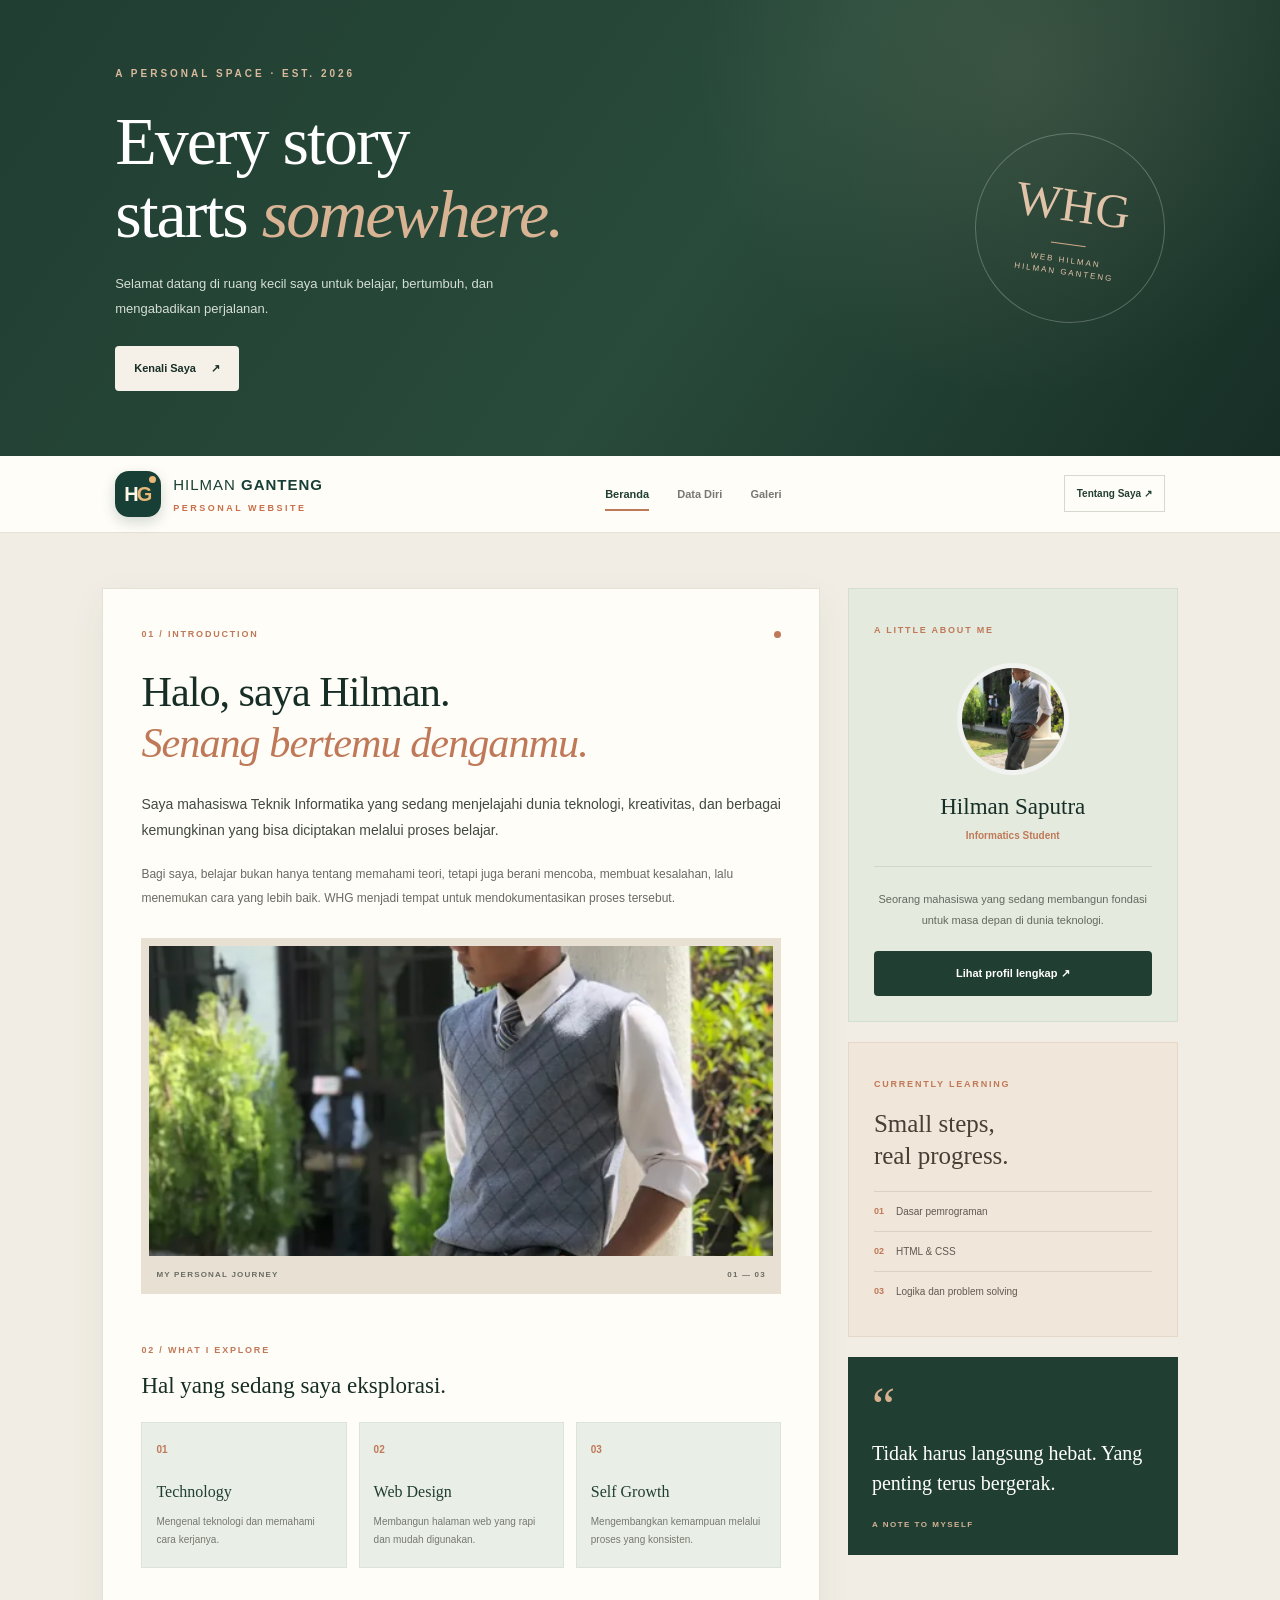
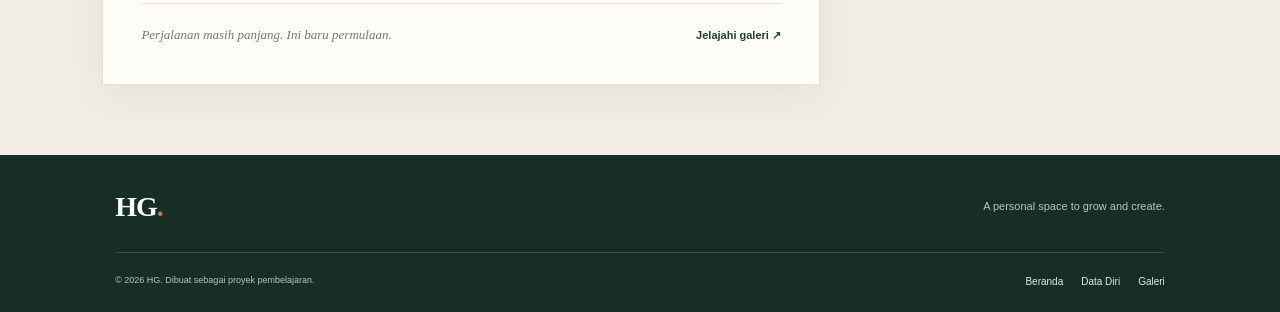
<file: index.html>
<!DOCTYPE html>
<html lang="id">
<head>
    <meta charset="UTF-8">
    <meta name="viewport" content="width=device-width, initial-scale=1.0">
    <meta name="description" content="Website personal MyWorld, tempat berbagi cerita, minat, dan perjalanan belajar.">
    <title>MyWorld — Personal Space</title>
    <link rel="stylesheet" href="style.css">
</head>
<body class="home-page">

  
    <header class="site-header">
        <div class="header-content">
            <p class="eyebrow">A PERSONAL SPACE · EST. 2026</p>
            <h1>Every story<br>starts <em>somewhere.</em></h1>
            <p class="header-description">
                Selamat datang di ruang kecil saya untuk belajar,
                bertumbuh, dan mengabadikan perjalanan.
            </p>
            <a href="datadiri.html" class="button button-light">
                Kenali Saya <span aria-hidden="true">↗</span>
            </a>
        </div>

        <div class="header-mark" aria-hidden="true">
            <span>WHG</span>
            <div class="mark-line"></div>
            <small>WEB HILMAN<br>HILMAN GANTENG</small>
        </div>
    </header>

    
   <nav class="navbar" aria-label="Navigasi utama">
    <a href="index.html" class="logo-brand" aria-label="Hilman Ganteng - Beranda">
        <span class="logo-icon">
            <span class="logo-initial">H</span>
            <span class="logo-initial logo-g">G</span>
            <span class="logo-dot"></span>
        </span>

        <span class="logo-text">
            <span class="logo-name">HILMAN <strong>GANTENG</strong></span>
            <span class="logo-tagline">PERSONAL WEBSITE</span>
        </span>
    </a>

    <div class="nav-menu">
        <a href="index.html" class="nav-link active" aria-current="page">Beranda</a>
        <a href="datadiri.html" class="nav-link">Data Diri</a>
        <a href="galeri.html" class="nav-link">Galeri</a>
    </div>

    <a href="datadiri.html" class="nav-cta">Tentang Saya ↗</a>
</nav>

   
    <section class="content-layout" aria-label="Konten beranda">

        <article class="article-card">
            <div class="section-heading">
                <span class="number-label">01 / INTRODUCTION</span>
                <span class="tiny-dot"></span>
            </div>

            <h2>Halo, saya Hilman.<br>
                <span>Senang bertemu denganmu.</span>
            </h2>

            <p class="lead">
                Saya mahasiswa Teknik Informatika yang sedang menjelajahi
                dunia teknologi, kreativitas, dan berbagai kemungkinan
                yang bisa diciptakan melalui proses belajar.
            </p>

            <p>
                Bagi saya, belajar bukan hanya tentang memahami teori,
                tetapi juga berani mencoba, membuat kesalahan, lalu
                menemukan cara yang lebih baik. WHG menjadi tempat
                untuk mendokumentasikan proses tersebut.
            </p>

            <figure class="featured-image">
                <img src="hilman.png" alt="Foto profil Hilman Saputra">
                <figcaption>
                    <span>MY PERSONAL JOURNEY</span>
                    <span>01 — 03</span>
                </figcaption>
            </figure>

            <div class="subsection-heading">
                <span class="number-label">02 / WHAT I EXPLORE</span>
                <h3>Hal yang sedang saya eksplorasi.</h3>
            </div>

            <div class="interest-grid">
                <div class="interest-card">
                    <span class="interest-number">01</span>
                    <h4>Technology</h4>
                    <p>Mengenal teknologi dan memahami cara kerjanya.</p>
                </div>

                <div class="interest-card">
                    <span class="interest-number">02</span>
                    <h4>Web Design</h4>
                    <p>Membangun halaman web yang rapi dan mudah digunakan.</p>
                </div>

                <div class="interest-card">
                    <span class="interest-number">03</span>
                    <h4>Self Growth</h4>
                    <p>Mengembangkan kemampuan melalui proses yang konsisten.</p>
                </div>
            </div>

            <div class="article-bottom">
                <p>Perjalanan masih panjang. Ini baru permulaan.</p>
                <a href="galeri.html" class="text-link">Jelajahi galeri ↗</a>
            </div>
        </article>

        <aside class="sidebar">
            <div class="profile-panel">
                <span class="number-label">A LITTLE ABOUT ME</span>

                <img src="hilman.png" alt="Potret profil Hilman" class="profile-image">

                <h3>Hilman Saputra</h3>
                <p class="profile-role">Informatics Student</p>

                <div class="profile-divider"></div>

                <p class="sidebar-description">
                    Seorang mahasiswa yang sedang membangun fondasi
                    untuk masa depan di dunia teknologi.
                </p>

                <a href="datadiri.html" class="button button-dark full-button">
                    Lihat profil lengkap ↗
                </a>
            </div>

            <div class="sidebar-panel">
                <span class="number-label">CURRENTLY LEARNING</span>
                <h3>Small steps,<br>real progress.</h3>

                <ul class="learning-list">
                    <li><span>01</span> Dasar pemrograman</li>
                    <li><span>02</span> HTML &amp; CSS</li>
                    <li><span>03</span> Logika dan problem solving</li>
                </ul>
            </div>

            <div class="quote-panel">
                <span class="quote-symbol">“</span>
                <blockquote>
                    Tidak harus langsung hebat. Yang penting terus bergerak.
                </blockquote>
                <p>A NOTE TO MYSELF</p>
            </div>
        </aside>

    </section>


    <footer class="site-footer">
        <div class="footer-top">
            <a href="index.html" class="footer-logo">HG<span>.</span></a>
            <p>A personal space to grow and create.</p>
        </div>

        <div class="footer-bottom">
            <p>&copy; 2026 HG. Dibuat sebagai proyek pembelajaran.</p>
            <div class="footer-links">
                <a href="index.html">Beranda</a>
                <a href="datadiri.html">Data Diri</a>
                <a href="galeri.html">Galeri</a>
            </div>
        </div>
    </footer>

</body>
</html>
</file>
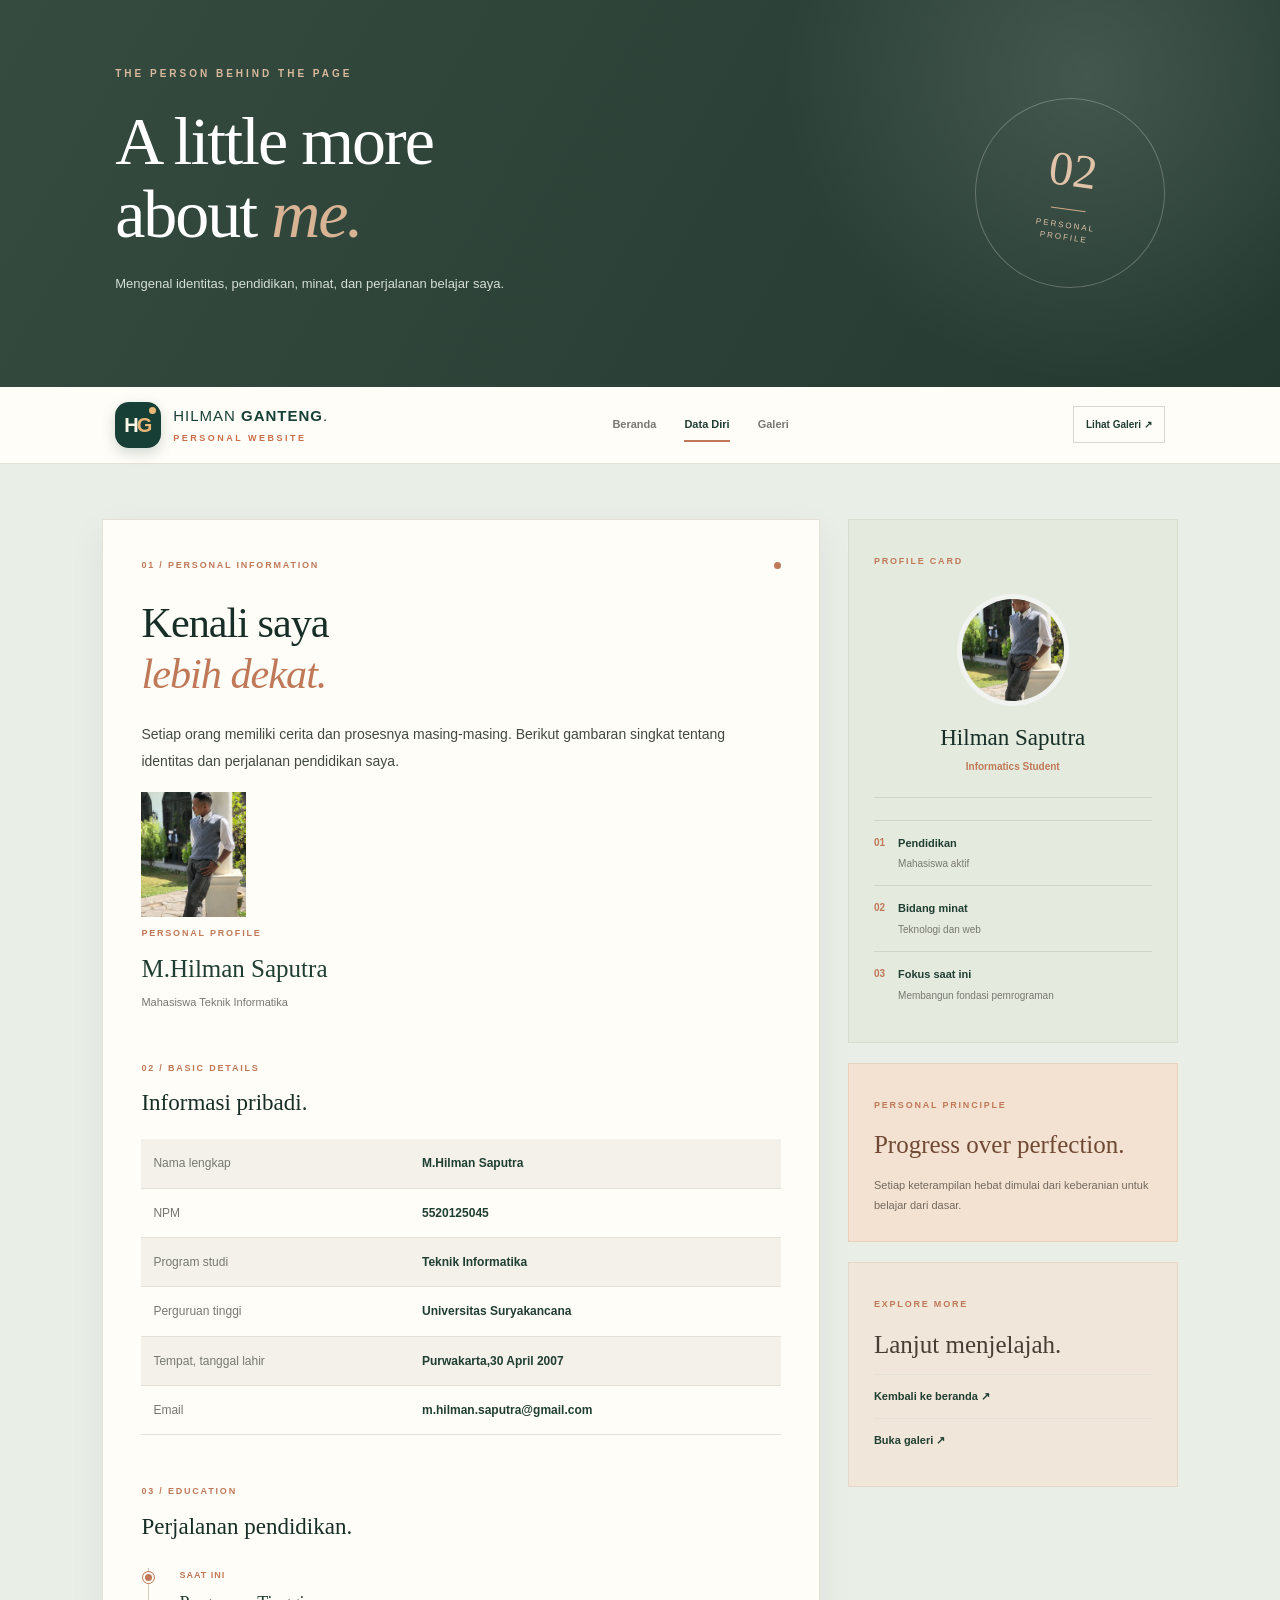
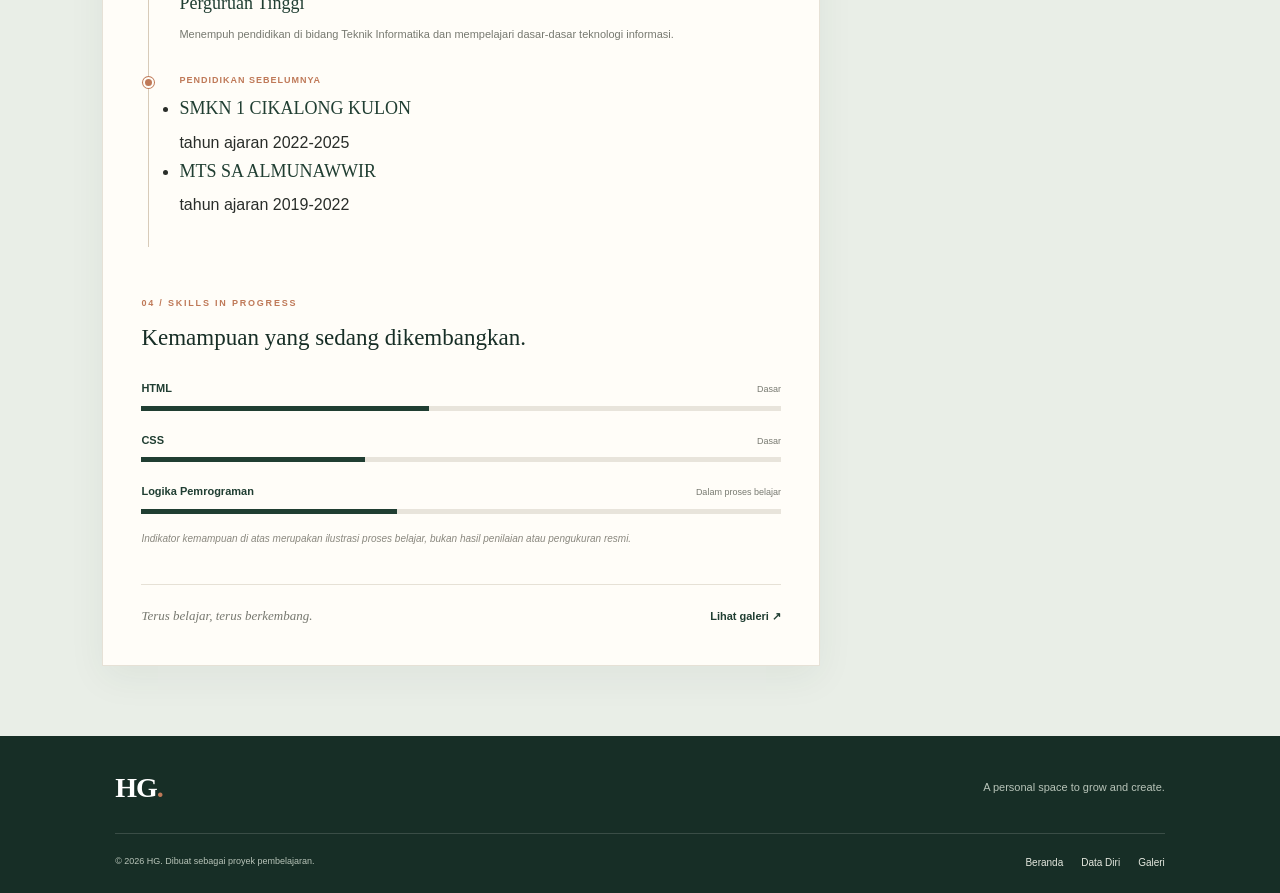
<file: datadiri.html>
<!DOCTYPE html>
<html lang="id">
<head>
    <meta charset="UTF-8">
    <meta name="viewport" content="width=device-width, initial-scale=1.0">
    <meta name="description" content="Profil pribadi dan perjalanan pendidikan di MyWorld.">
    <title>Data Diri — MyWorld</title>
    <link rel="stylesheet" href="style.css">
</head>
<body class="profile-page">

    
    <header class="site-header page-header">
        <div class="header-content">
            <p class="eyebrow">THE PERSON BEHIND THE PAGE</p>
            <h1>A little more<br>about <em>me.</em></h1>
            <p class="header-description">
                Mengenal identitas, pendidikan, minat, dan perjalanan belajar saya.
            </p>
        </div>

        <div class="header-mark" aria-hidden="true">
            <span>02</span>
            <div class="mark-line"></div>
            <small>PERSONAL<br>PROFILE</small>
        </div>
    </header>

<nav class="navbar" aria-label="Navigasi utama">
    <a href="index.html" class="logo-brand" aria-label="Hilman Ganteng - Beranda">
        <span class="logo-icon">
            <span class="logo-initial">H</span>
            <span class="logo-initial logo-g">G</span>
            <span class="logo-dot"></span>
        </span>

        <span class="logo-text">
            <span class="logo-name">HILMAN <strong>GANTENG</strong><span class="logo-accent">.</span></span>
            <span class="logo-tagline">PERSONAL WEBSITE</span>
        </span>
    </a>

    <div class="nav-menu">
        <a href="index.html" class="nav-link">Beranda</a>
        <a href="datadiri.html" class="nav-link active" aria-current="page">Data Diri</a>
        <a href="galeri.html" class="nav-link">Galeri</a>
    </div>

    <a href="galeri.html" class="nav-cta">Lihat Galeri ↗</a>
</nav>

    
    <section class="content-layout" aria-label="Informasi data diri">

        <article class="article-card">
            <div class="section-heading">
                <span class="number-label">01 / PERSONAL INFORMATION</span>
                <span class="tiny-dot"></span>
            </div>

            <h2>Kenali saya<br><span>lebih dekat.</span></h2>

            <p class="lead">
                Setiap orang memiliki cerita dan prosesnya masing-masing.
                Berikut gambaran singkat tentang identitas dan perjalanan
                pendidikan saya.
            </p>

            <div class="profile-cover">
                <img src="hilman.png" alt="Foto profil Hilman Saputra">
                <div>
                    <span class="number-label">PERSONAL PROFILE</span>
                    <h3> M.Hilman Saputra</h3>
                    <p>Mahasiswa Teknik Informatika</p>
                </div>
            </div>

            <div class="subsection-heading">
                <span class="number-label">02 / BASIC DETAILS</span>
                <h3>Informasi pribadi.</h3>
            </div>

            <div class="table-wrapper">
                <table class="profile-table">
                    <tbody>
                        <tr>
                            <th scope="row">Nama lengkap</th>
                            <td>M.Hilman Saputra</td>
                        </tr>
                        <tr>
                            <th scope="row">NPM</th>
                            <td>5520125045</td>
                        </tr>
                        <tr>
                            <th scope="row">Program studi</th>
                            <td>Teknik Informatika</td>
                        </tr>
                        <tr>
                            <th scope="row">Perguruan tinggi</th>
                            <td>Universitas Suryakancana</td>
                        </tr>
                        <tr>
                            <th scope="row">Tempat, tanggal lahir</th>
                            <td>Purwakarta,30 April 2007</td>
                        </tr>
                        <tr>
                            <th scope="row">Email</th>
                            <td>m.hilman.saputra@gmail.com</td>
                        </tr>
                    </tbody>
                </table>
            </div>

            <div class="subsection-heading">
                <span class="number-label">03 / EDUCATION</span>
                <h3>Perjalanan pendidikan.</h3>
            </div>

            <div class="education-timeline">
                <div class="timeline-item">
                    <span class="timeline-dot"></span>
                    <p class="timeline-label">SAAT INI</p>
                    <h4>Perguruan Tinggi</h4>
                    <p>
                        Menempuh pendidikan di bidang Teknik Informatika
                        dan mempelajari dasar-dasar teknologi informasi.
                    </p>
                </div>

                <div class="timeline-item">
                    <span class="timeline-dot"></span>
                    <p class="timeline-label">PENDIDIKAN SEBELUMNYA</p>
                   <ul>
                    <li><h4>SMKN 1 CIKALONG KULON</h4>
                    <p>
                         tahun ajaran 2022-2025
        
                    </p>
                   </li>
                    <li> <h4>MTS SA ALMUNAWWIR</h4>
                    <p>
                        tahun ajaran 2019-2022
                        </p>
                    </li>
                   </ul> 
        
                    
                </div>
            </div>

            <div class="subsection-heading">
                <span class="number-label">04 / SKILLS IN PROGRESS</span>
                <h3>Kemampuan yang sedang dikembangkan.</h3>
            </div>

            <div class="skill-list">
                <div class="skill-item">
                    <div class="skill-heading">
                        <span>HTML</span>
                        <span>Dasar</span>
                    </div>
                    <div class="skill-track"><span class="skill-fill skill-html"></span></div>
                </div>

                <div class="skill-item">
                    <div class="skill-heading">
                        <span>CSS</span>
                        <span>Dasar</span>
                    </div>
                    <div class="skill-track"><span class="skill-fill skill-css"></span></div>
                </div>

                <div class="skill-item">
                    <div class="skill-heading">
                        <span>Logika Pemrograman</span>
                        <span>Dalam proses belajar</span>
                    </div>
                    <div class="skill-track"><span class="skill-fill skill-logic"></span></div>
                </div>
            </div>

            <p class="small-note">
                Indikator kemampuan di atas merupakan ilustrasi proses belajar,
                bukan hasil penilaian atau pengukuran resmi.
            </p>

            <div class="article-bottom">
                <p>Terus belajar, terus berkembang.</p>
                <a href="galeri.html" class="text-link">Lihat galeri ↗</a>
            </div>
        </article>

        <aside class="sidebar">
            <div class="profile-panel">
                <span class="number-label">PROFILE CARD</span>

                <img src="hilman.png" alt="Potret Hilman Saputra" class="profile-image">

                <h3>Hilman Saputra</h3>
                <p class="profile-role">Informatics Student</p>

                <div class="profile-divider"></div>

                <div class="mini-fact">
                    <span>01</span>
                    <div>
                        <strong>Pendidikan</strong>
                        <p>Mahasiswa aktif</p>
                    </div>
                </div>

                <div class="mini-fact">
                    <span>02</span>
                    <div>
                        <strong>Bidang minat</strong>
                        <p>Teknologi dan web</p>
                    </div>
                </div>

                <div class="mini-fact">
                    <span>03</span>
                    <div>
                        <strong>Fokus saat ini</strong>
                        <p>Membangun fondasi pemrograman</p>
                    </div>
                </div>
            </div>

            <div class="sidebar-panel accent-panel">
                <span class="number-label">PERSONAL PRINCIPLE</span>
                <h3>Progress over perfection.</h3>
                <p>
                    Setiap keterampilan hebat dimulai dari keberanian
                    untuk belajar dari dasar.
                </p>
            </div>

            <div class="sidebar-panel">
                <span class="number-label">EXPLORE MORE</span>
                <h3>Lanjut menjelajah.</h3>
                <a href="index.html" class="sidebar-link">Kembali ke beranda ↗</a>
                <a href="galeri.html" class="sidebar-link">Buka galeri ↗</a>
            </div>
        </aside>

    </section>

    <footer class="site-footer">
        <div class="footer-top">
            <a href="index.html" class="footer-logo">HG<span>.</span></a>
            <p>A personal space to grow and create.</p>
        </div>

        <div class="footer-bottom">
            <p>&copy; 2026 HG. Dibuat sebagai proyek pembelajaran.</p>
            <div class="footer-links">
                <a href="index.html">Beranda</a>
                <a href="datadiri.html">Data Diri</a>
                <a href="galeri.html">Galeri</a>
            </div>
        </div>
    </footer>

</body>
</html>
</file>
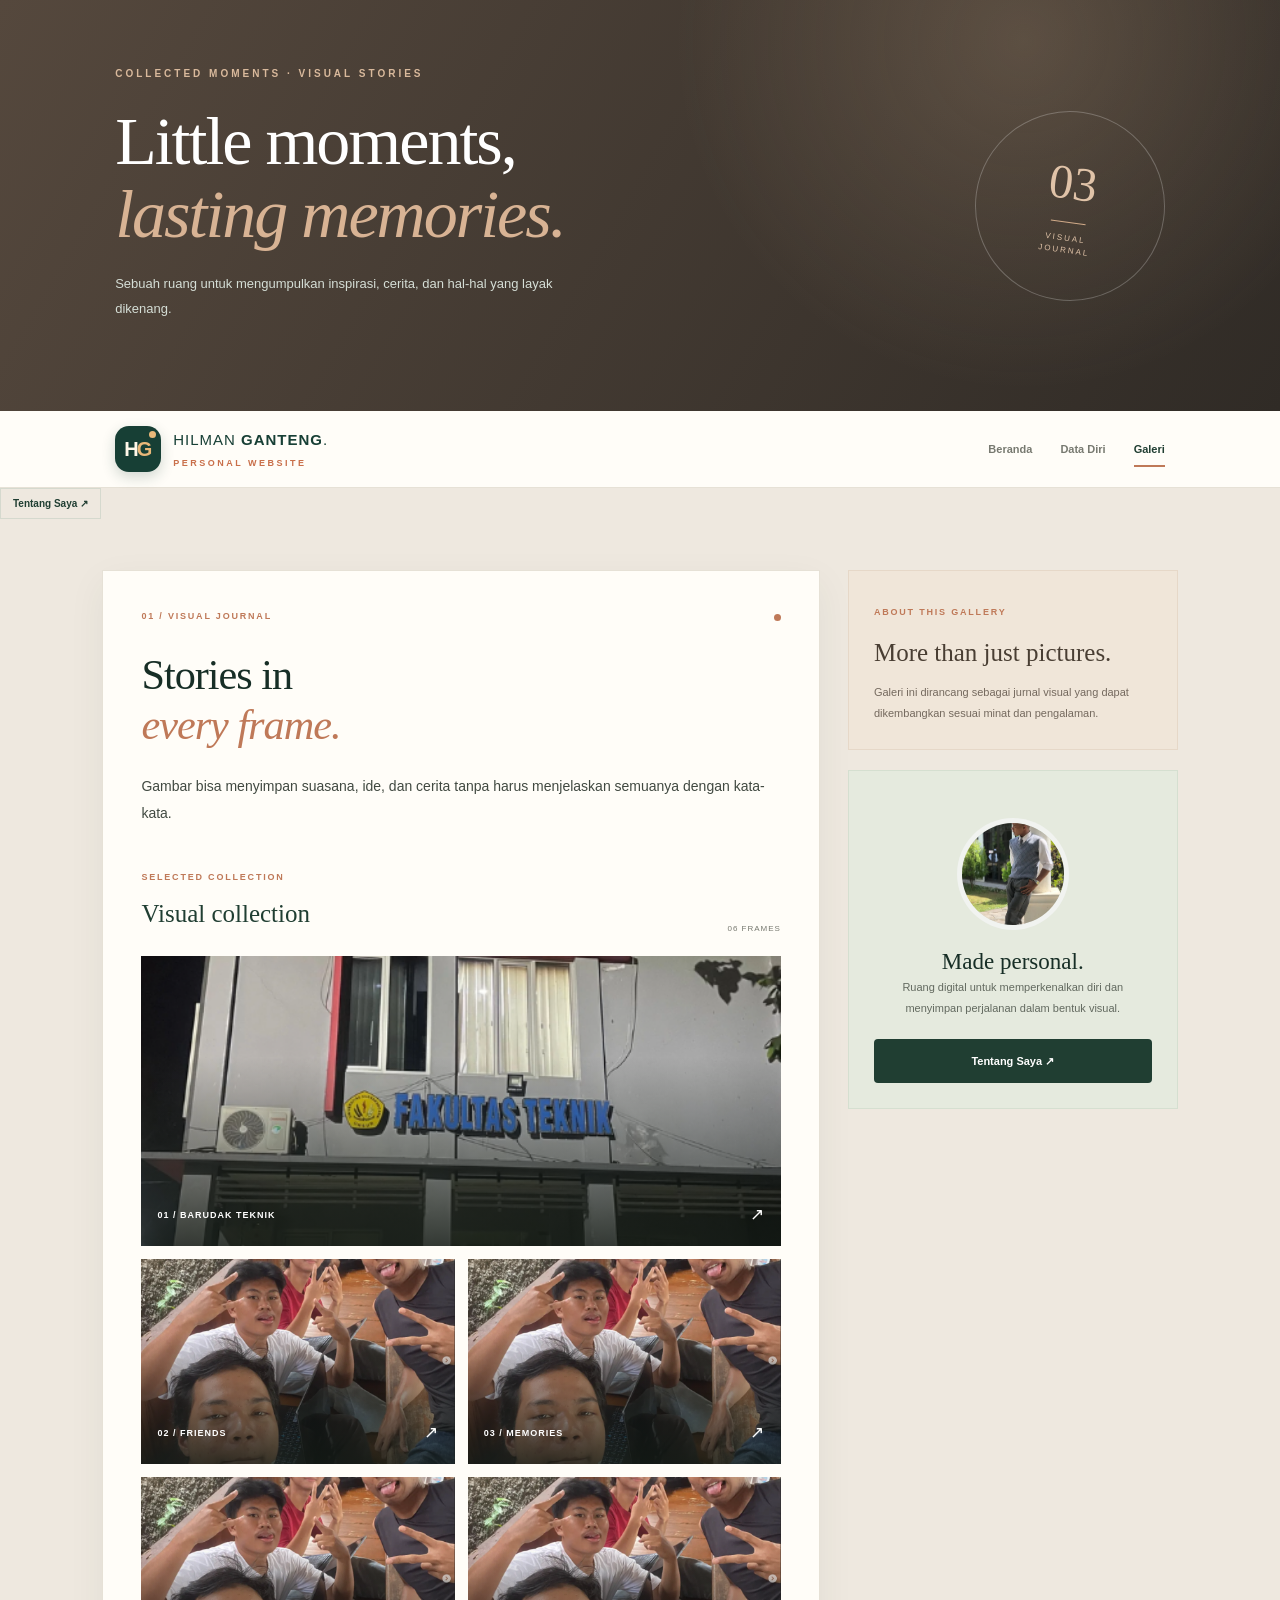
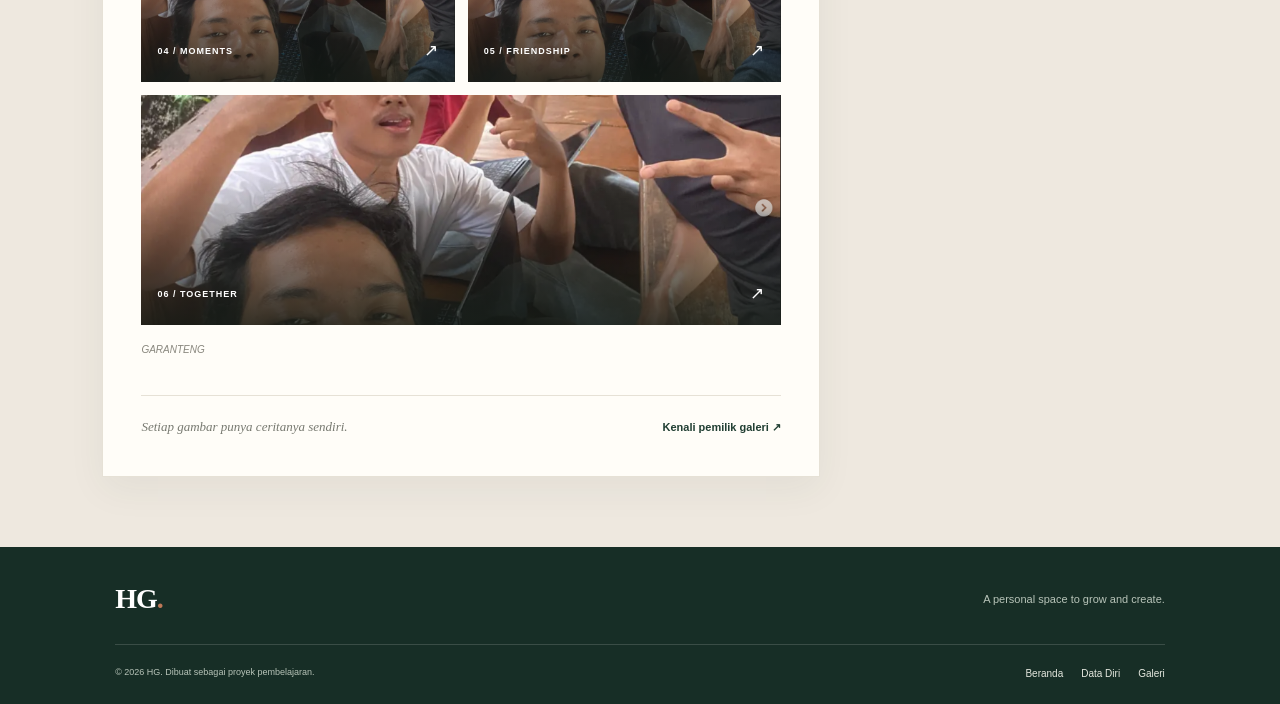
<file: galeri.html>
<!DOCTYPE html>
<html lang="id">
<head>
    <meta charset="UTF-8">
    <meta name="viewport" content="width=device-width, initial-scale=1.0">
    <meta name="description" content="Galeri visual, inspirasi, dan dokumentasi MyWorld.">
    <title>Galeri — MyWorld</title>
    <link rel="stylesheet" href="style.css">
</head>
<body class="gallery-page">

   
    <header class="site-header page-header">
        <div class="header-content">
            <p class="eyebrow">COLLECTED MOMENTS · VISUAL STORIES</p>
            <h1>Little moments,<br><em>lasting memories.</em></h1>
            <p class="header-description">
                Sebuah ruang untuk mengumpulkan inspirasi, cerita,
                dan hal-hal yang layak dikenang.
            </p>
        </div>

        <div class="header-mark" aria-hidden="true">
            <span>03</span>
            <div class="mark-line"></div>
            <small>VISUAL<br>JOURNAL</small>
        </div>
    </header>

    <!-- 2. NAVBAR -->
    <nav class="navbar" aria-label="Navigasi utama">
    <a href="index.html" class="logo-brand" aria-label="Hilman Ganteng - Beranda">
        <span class="logo-icon">
            <span class="logo-initial">H</span>
            <span class="logo-initial logo-g">G</span>
            <span class="logo-dot"></span>
        </span>

        <span class="logo-text">
            <span class="logo-name">HILMAN <strong>GANTENG</strong><span class="logo-accent">.</span></span>
            <span class="logo-tagline">PERSONAL WEBSITE</span>
        </span>
    </a>

    <div class="nav-menu">
        <a href="index.html" class="nav-link">Beranda</a>
        <a href="datadiri.html" class="nav-link">Data Diri</a>
        <a href="galeri.html" class="nav-link active" aria-current="page">Galeri</a>
    </div>
</nav>

        <a href="datadiri.html" class="nav-cta">Tentang Saya ↗</a>
    </nav>

    <!-- 3. SECTION: ARTICLE + ASIDE -->
    <section class="content-layout" aria-label="Galeri visual">

        <article class="article-card">
            <div class="section-heading">
                <span class="number-label">01 / VISUAL JOURNAL</span>
                <span class="tiny-dot"></span>
            </div>

            <h2>Stories in<br><span>every frame.</span></h2>

            <p class="lead">
                Gambar bisa menyimpan suasana, ide, dan cerita tanpa
                harus menjelaskan semuanya dengan kata-kata.
            </p>

           
            <div class="gallery-heading">
                <div>
                    <span class="number-label">SELECTED COLLECTION</span>
                    <h3>Visual collection</h3>
                </div>
                <span class="collection-count">06 FRAMES</span>
            </div>
<div class="gallery-grid">
    <a href="#photo-1" class="gallery-item gallery-large">
        <img src="barudakteknik.png" alt="Bersama kawan" loading="lazy">
        <span class="gallery-caption">
            <span>01 / BARUDAK TEKNIK</span>
            <span class="gallery-arrow">↗</span>
        </span>
    </a>

    <a href="#photo-2" class="gallery-item">
        <img src="kawan.png" alt="Foto bersama kawan" loading="lazy">
        <span class="gallery-caption">
            <span>02 / FRIENDS</span>
            <span class="gallery-arrow">↗</span>
        </span>
    </a>

    <a href="#photo-3" class="gallery-item">
        <img src="kawan.png" alt="Kenangan bersama teman" loading="lazy">
        <span class="gallery-caption">
            <span>03 / MEMORIES</span>
            <span class="gallery-arrow">↗</span>
        </span>
    </a>

    <a href="#photo-4" class="gallery-item">
        <img src="kawan.png" alt="Momen bersama teman" loading="lazy">
        <span class="gallery-caption">
            <span>04 / MOMENTS</span>
            <span class="gallery-arrow">↗</span>
        </span>
    </a>

    <a href="#photo-5" class="gallery-item">
        <img src="kawan.png" alt="Persahabatan" loading="lazy">
        <span class="gallery-caption">
            <span>05 / FRIENDSHIP</span>
            <span class="gallery-arrow">↗</span>
        </span>
    </a>

    <a href="#photo-6" class="gallery-item gallery-wide">
        <img src="kawan.png" alt="Kenangan bersama kawan-kawan" loading="lazy">
        <span class="gallery-caption">
            <span>06 / TOGETHER</span>
            <span class="gallery-arrow">↗</span>
        </span>
    </a>
</div>

            <p class="small-note">
               GARANTENG
            </p>

            <div class="article-bottom">
                <p>Setiap gambar punya ceritanya sendiri.</p>
                <a href="datadiri.html" class="text-link">Kenali pemilik galeri ↗</a>
            </div>
        </article>

        <aside class="sidebar">
            <div class="sidebar-panel gallery-intro">
                <span class="number-label">ABOUT THIS GALLERY</span>
                <h3>More than just pictures.</h3>
                <p>
                    Galeri ini dirancang sebagai jurnal visual yang
                    dapat dikembangkan sesuai minat dan pengalaman.
                </p>
            </div>

          

            <div class="profile-panel">
                <img src="hilman.png" alt="Foto profil Hilman Saputra" class="profile-image">
                <h3>Made personal.</h3>
                <p class="sidebar-description">
                    Ruang digital untuk memperkenalkan diri dan menyimpan
                    perjalanan dalam bentuk visual.
                </p>
                <a href="datadiri.html" class="button button-dark full-button">
                    Tentang Saya ↗
                </a>
            </div>
        </aside>

    </section>


   <div id="photo-1" class="lightbox">
    <a href="#" class="lightbox-close" aria-label="Tutup gambar">&times;</a>
    <img src="barudakteknik.png" alt="Bersama kawan">
    <p>01 / barudakteknik</p>
</div>

<div id="photo-2" class="lightbox">
    <a href="#" class="lightbox-close" aria-label="Tutup gambar">&times;</a>
    <img src="kawan.png" alt="Bersama kawan">
    <p>02 / FRIENDS</p>
</div>

<div id="photo-3" class="lightbox">
    <a href="#" class="lightbox-close" aria-label="Tutup gambar">&times;</a>
    <img src="kawan.png" alt="Bersama kawan">
    <p>03 / MEMORIES</p>
</div>

<div id="photo-4" class="lightbox">
    <a href="#" class="lightbox-close" aria-label="Tutup gambar">&times;</a>
    <img src="kawan.png" alt="Bersama kawan">
    <p>04 / MOMENTS</p>
</div>

<div id="photo-5" class="lightbox">
    <a href="#" class="lightbox-close" aria-label="Tutup gambar">&times;</a>
    <img src="kawan.png" alt="Bersama kawan">
    <p>05 / FRIENDSHIP</p>
</div>

<div id="photo-6" class="lightbox">
    <a href="#" class="lightbox-close" aria-label="Tutup gambar">&times;</a>
    <img src="kawan.png" alt="Bersama kawan">
    <p>06 / TOGETHER</p>
</div>
    
    <footer class="site-footer">
        <div class="footer-top">
            <a href="index.html" class="footer-logo">HG<span>.</span></a>
            <p>A personal space to grow and create.</p>
        </div>

        <div class="footer-bottom">
            <p>&copy; 2026 HG. Dibuat sebagai proyek pembelajaran.</p>
            <div class="footer-links">
                <a href="index.html">Beranda</a>
                <a href="datadiri.html">Data Diri</a>
                <a href="galeri.html">Galeri</a>
            </div>
        </div>
    </footer>

</body>
</html>
</file>
<file: style.css>
:root {
    --forest: #203e32;
    --forest-deep: #172e26;
    --cream: #f5f1e8;
    --paper: #fffdf8;
    --sage: #dce4d8;
    --terracotta: #bf7958;
    --charcoal: #292d29;
    --muted: #777970;
    --line: #e6e1d6;
    --white: #ffffff;

    --font-display: Georgia, "Times New Roman", serif;
    --font-body: Arial, Helvetica, sans-serif;

    --radius: 4px;
    --shadow: 0 12px 36px rgba(32, 62, 50, 0.06);
}



* {
    margin: 0;
    padding: 0;
    box-sizing: border-box;
}

html {
    scroll-behavior: smooth;
    scroll-padding-top: 25px;
}

body {
    font-family: var(--font-body);
    color: var(--charcoal);
    line-height: 1.7;
    min-width: 320px;
}

img {
    display: block;
    max-width: 100%;
}

a {
    color: inherit;
    text-decoration: none;
}

button,
a {
    -webkit-tap-highlight-color: transparent;
}

a:focus-visible {
    outline: 3px solid var(--terracotta);
    outline-offset: 4px;
}

::selection {
    color: var(--white);
    background: var(--forest);
}



.home-page {
    background: #f1ede4;
}

.profile-page {
    background: #e9eee7;
}

.gallery-page {
    background: #eee8df;
}



.site-header {
    min-height: 330px;
    padding: 65px 9%;
    position: relative;
    overflow: hidden;

    display: flex;
    align-items: center;
    justify-content: space-between;
    gap: 35px;

    color: var(--white);
    background-color: var(--forest);
    background-image:
        radial-gradient(
            circle at 80% 15%,
            rgba(211, 191, 155, 0.13),
            transparent 30%
        ),
        linear-gradient(
            125deg,
            #203e32 0%,
            #294b3b 55%,
            #172e26 100%
        );
}

.header-content {
    position: relative;
    z-index: 1;
    max-width: 650px;
}

.eyebrow {
    color: #d9b99c;
    font-size: 10px;
    font-weight: bold;
    letter-spacing: 3px;
    margin-bottom: 23px;
}

.site-header h1 {
    font-family: var(--font-display);
    font-size: clamp(40px, 6vw, 68px);
    font-weight: normal;
    line-height: 1.08;
    letter-spacing: -2px;
    margin-bottom: 20px;
}

.site-header h1 em {
    color: #d8b394;
    font-weight: normal;
}

.header-description {
    max-width: 440px;
    color: #d5ded6;
    font-size: 13px;
    line-height: 1.9;
    margin-bottom: 25px;
}

.header-mark {
    width: 190px;
    min-width: 140px;
    height: 190px;
    border: 1px solid rgba(255, 255, 255, 0.24);
    border-radius: 50%;

    display: flex;
    flex-direction: column;
    align-items: center;
    justify-content: center;

    color: #e0c3a8;
    transform: rotate(8deg);
}

.header-mark > span {
    font-family: var(--font-display);
    font-size: 48px;
    line-height: 1.2;
}

.mark-line {
    width: 35px;
    height: 1px;
    margin: 10px 0;
    background: #d0aa88;
}

.header-mark small {
    font-size: 8px;
    line-height: 1.6;
    letter-spacing: 2px;
    text-align: center;
}



.profile-page .site-header {
    background-color: #354b40;
    background-image:
        radial-gradient(
            circle at 85% 20%,
            rgba(255, 255, 255, 0.13),
            transparent 27%
        ),
        linear-gradient(120deg, #354b40, #243a30);
}

.gallery-page .site-header {
    background-color: #55483d;
    background-image:
        radial-gradient(
            circle at 80% 10%,
            rgba(224, 188, 151, 0.2),
            transparent 32%
        ),
        linear-gradient(120deg, #55483d, #302b26);
}



.button {
    display: inline-flex;
    justify-content: center;
    align-items: center;
    gap: 15px;

    padding: 12px 18px;
    border: 1px solid transparent;
    border-radius: var(--radius);

    font-size: 11px;
    font-weight: bold;
    transition:
        background-color 0.25s ease,
        color 0.25s ease,
        transform 0.25s ease;
}

.button:hover {
    transform: translateY(-2px);
}

.button-light {
    color: var(--forest-deep);
    background: var(--cream);
}

.button-light:hover {
    background: #e1d4c1;
}

.button-dark {
    color: var(--white);
    background: var(--forest);
}

.button-dark:hover {
    background: var(--terracotta);
}

.full-button {
    display: flex;
    width: 100%;
}



.navbar {
    position: relative;
    z-index: 5;

    min-height: 76px;
    padding: 15px 9%;

    display: flex;
    align-items: center;
    justify-content: space-between;
    gap: 25px;

    background: var(--paper);
    border-bottom: 1px solid var(--line);
}

.logo,
.footer-logo {
    font-family: var(--font-display);
    font-size: 28px;
    font-weight: bold;
    line-height: 1.2;
    letter-spacing: -1px;
    color: var(--forest);
    white-space: nowrap;
}

.logo span,
.footer-logo span {
    color: var(--terracotta);
}

.nav-menu {
    display: flex;
    align-items: center;
    justify-content: center;
    gap: 28px;
}

.nav-link {
    position: relative;
    color: var(--muted);
    font-size: 11px;
    font-weight: bold;
    transition: color 0.2s ease;
}

.nav-link::after {
    content: "";
    position: absolute;
    left: 0;
    right: 100%;
    bottom: -8px;
    height: 2px;
    background: var(--terracotta);
    transition: right 0.25s ease;
}

.nav-link:hover,
.nav-link.active {
    color: var(--forest);
}

.nav-link:hover::after,
.nav-link.active::after {
    right: 0;
}

.nav-cta {
    padding: 9px 12px;
    border: 1px solid #d5d9ce;
    color: var(--forest);
    font-size: 10px;
    font-weight: bold;
    white-space: nowrap;
    transition:
        background-color 0.2s ease,
        color 0.2s ease;
}

.nav-cta:hover {
    background: var(--forest);
    color: var(--white);
}



.content-layout {
    width: min(1100px, 84%);
    margin: 55px auto 70px;

    display: grid;
    grid-template-columns: minmax(0, 1.85fr) minmax(245px, 0.85fr);
    align-items: start;
    gap: 28px;
}

/* ARTICLE */

.article-card {
    min-width: 0;
    padding: 38px;
    background: var(--paper);
    border: 1px solid var(--line);
    box-shadow: var(--shadow);
}

.section-heading {
    display: flex;
    align-items: center;
    justify-content: space-between;
    gap: 15px;
    margin-bottom: 25px;
}

.number-label {
    color: var(--terracotta);
    font-size: 9px;
    font-weight: bold;
    letter-spacing: 1.8px;
    line-height: 1.7;
}

.tiny-dot {
    width: 7px;
    height: 7px;
    flex-shrink: 0;
    border-radius: 50%;
    background: var(--terracotta);
}

.article-card h2 {
    color: var(--forest-deep);
    font-family: var(--font-display);
    font-size: clamp(29px, 3.3vw, 43px);
    font-weight: normal;
    line-height: 1.2;
    letter-spacing: -1px;
    margin-bottom: 22px;
}

.article-card h2 span {
    color: var(--terracotta);
    font-style: italic;
}

.article-card > p {
    color: #696b63;
    font-size: 12px;
    line-height: 2;
    margin-bottom: 18px;
}

.article-card > p.lead {
    color: #414941;
    font-size: 14px;
    line-height: 1.9;
}

.subsection-heading {
    margin-top: 40px;
    margin-bottom: 20px;
}

.subsection-heading h3 {
    color: var(--forest-deep);
    font-family: var(--font-display);
    font-size: 23px;
    font-weight: normal;
    line-height: 1.4;
    margin-top: 8px;
}



.featured-image {
    margin: 28px 0 35px;
    padding: 8px;
    background: #e8e0d2;
}

.featured-image img {
    width: 100%;
    height: 310px;
    object-fit: cover;
    object-position: center 35%;
    background: #d6d2c7;
}

.featured-image figcaption {
    display: flex;
    align-items: center;
    justify-content: space-between;
    gap: 10px;
    padding: 12px 7px 5px;

    color: #696b63;
    font-size: 8px;
    font-weight: bold;
    letter-spacing: 1.2px;
}



.interest-grid {
    display: grid;
    grid-template-columns: repeat(3, minmax(0, 1fr));
    gap: 12px;
}

.interest-card {
    min-width: 0;
    padding: 18px 14px;
    background: #e9eee6;
    border: 1px solid #dce3d8;

    transition:
        transform 0.25s ease,
        box-shadow 0.25s ease;
}

.interest-card:hover {
    transform: translateY(-4px);
    box-shadow: 0 8px 20px rgba(32, 62, 50, 0.08);
}

.interest-number {
    display: block;
    color: var(--terracotta);
    font-size: 10px;
    font-weight: bold;
    margin-bottom: 20px;
}

.interest-card h4 {
    color: var(--forest);
    font-family: var(--font-display);
    font-size: 16px;
    font-weight: normal;
    margin-bottom: 8px;
}

.interest-card p {
    color: var(--muted);
    font-size: 10px;
    line-height: 1.8;
}



.article-bottom {
    margin-top: 35px;
    padding-top: 20px;
    border-top: 1px solid var(--line);

    display: flex;
    align-items: center;
    justify-content: space-between;
    flex-wrap: wrap;
    gap: 12px;
}

.article-bottom p {
    color: var(--muted);
    font-family: var(--font-display);
    font-size: 13px;
    font-style: italic;
}

.text-link {
    color: var(--forest);
    font-size: 11px;
    font-weight: bold;
}

.text-link:hover {
    color: var(--terracotta);
}


.sidebar {
    display: grid;
    gap: 20px;
    min-width: 0;
}

.profile-panel {
    padding: 25px;
    background: #e5eade;
    border: 1px solid #d5dfd0;
}

.profile-image {
    width: 112px;
    height: 112px;
    margin: 22px auto 16px;

    object-fit: cover;
    object-position: center;

    border-radius: 50%;
    border: 5px solid rgba(255, 255, 255, 0.7);
    background: #d2d7ce;
}

.profile-panel h3 {
    color: var(--forest-deep);
    font-family: var(--font-display);
    font-size: 23px;
    font-weight: normal;
    line-height: 1.35;
    text-align: center;
}

.profile-role {
    color: var(--terracotta);
    font-size: 10px;
    font-weight: bold;
    text-align: center;
    margin-top: 5px;
}

.profile-divider {
    width: 100%;
    height: 1px;
    margin: 22px 0;
    background: #cdd6c8;
}

.sidebar-description {
    color: #62695f;
    font-size: 11px;
    line-height: 1.9;
    text-align: center;
    margin-bottom: 20px;
}

.sidebar-panel {
    padding: 25px;
    background: #f0e6d9;
    border: 1px solid #e6d8c8;
}

.sidebar-panel h3 {
    color: #493e33;
    font-family: var(--font-display);
    font-size: 25px;
    font-weight: normal;
    line-height: 1.3;
    margin: 13px 0;
}

.sidebar-panel > p {
    color: #74695e;
    font-size: 11px;
    line-height: 1.9;
}

.learning-list {
    list-style: none;
    margin-top: 18px;
}

.learning-list li {
    display: flex;
    align-items: center;
    gap: 12px;
    padding: 11px 0;

    border-top: 1px solid rgba(89, 77, 63, 0.14);
    color: #625a50;
    font-size: 10px;
}

.learning-list li span {
    color: var(--terracotta);
    font-size: 9px;
    font-weight: bold;
}

.quote-panel {
    padding: 24px;
    color: var(--white);
    background: var(--forest);
}

.quote-symbol {
    display: block;
    color: #d7b18f;
    font-family: var(--font-display);
    font-size: 52px;
    line-height: 1;
}

.quote-panel blockquote {
    font-family: var(--font-display);
    font-size: 20px;
    line-height: 1.5;
    margin: 5px 0 20px;
}

.quote-panel > p {
    color: #d3b396;
    font-size: 8px;
    font-weight: bold;
    letter-spacing: 1.5px;
}


======================================== */

.profile-cover {
    display: flex;
    align-items: center;
    gap: 22px;
    padding: 20px;
    background: #e9eee6;
    border: 1px solid #dce4d8;
    margin: 28px 0;
}

.profile-cover img {
    width: 105px;
    height: 125px;
    object-fit: cover;
    background: #d5d9ce;
}

.profile-cover h3 {
    color: var(--forest);
    font-family: var(--font-display);
    font-size: 25px;
    font-weight: normal;
    line-height: 1.3;
    margin: 8px 0;
}

.profile-cover p {
    color: var(--muted);
    font-size: 11px;
}

.table-wrapper {
    width: 100%;
    overflow-x: auto;
}

.profile-table {
    width: 100%;
    border-collapse: collapse;
    font-size: 12px;
}

.profile-table tr:nth-child(odd) {
    background: #f3f1e9;
}

.profile-table th,
.profile-table td {
    padding: 14px 12px;
    border-bottom: 1px solid var(--line);
    text-align: left;
    vertical-align: top;
    overflow-wrap: anywhere;
}

.profile-table th {
    width: 42%;
    color: #777970;
    font-weight: normal;
}

.profile-table td {
    color: var(--forest);
    font-weight: bold;
}

.education-timeline {
    margin-top: 25px;
    margin-left: 7px;
    padding-left: 25px;
    border-left: 1px solid #d8cbb9;
}

.timeline-item {
    position: relative;
    padding: 0 0 28px 5px;
}

.timeline-dot {
    position: absolute;
    top: 4px;
    left: -31px;

    width: 11px;
    height: 11px;
    border: 2px solid var(--paper);
    border-radius: 50%;
    background: var(--terracotta);
    box-shadow: 0 0 0 1px var(--terracotta);
}

.timeline-label {
    color: var(--terracotta);
    font-size: 9px;
    font-weight: bold;
    letter-spacing: 1px;
    margin-bottom: 5px;
}

.timeline-item h4 {
    color: var(--forest);
    font-family: var(--font-display);
    font-size: 18px;
    font-weight: normal;
    margin-bottom: 5px;
}

.timeline-item > p:last-child {
    color: var(--muted);
    font-size: 11px;
    line-height: 1.9;
}

.skill-list {
    display: grid;
    gap: 20px;
    margin-top: 25px;
}

.skill-heading {
    display: flex;
    justify-content: space-between;
    align-items: baseline;
    gap: 12px;
    margin-bottom: 8px;
}

.skill-heading span:first-child {
    color: var(--forest);
    font-size: 11px;
    font-weight: bold;
}

.skill-heading span:last-child {
    color: var(--muted);
    font-size: 9px;
}

.skill-track {
    width: 100%;
    height: 5px;
    background: #e8e4db;
}

.skill-fill {
    display: block;
    height: 100%;
    background: var(--forest);
}

.skill-html {
    width: 45%;
}

.skill-css {
    width: 35%;
}

.skill-logic {
    width: 40%;
}

.small-note {
    color: #89877e !important;
    font-size: 10px !important;
    font-style: italic;
    margin-top: 15px;
}

.mini-fact {
    display: flex;
    gap: 13px;
    padding: 13px 0;
    border-top: 1px solid #cdd6c8;
}

.mini-fact > span {
    color: var(--terracotta);
    font-size: 10px;
    font-weight: bold;
}

.mini-fact strong {
    display: block;
    color: var(--forest);
    font-size: 11px;
}

.mini-fact p {
    color: var(--muted);
    font-size: 10px;
    line-height: 1.7;
    margin-top: 3px;
}

.accent-panel {
    background: #f3e2d2;
    border-color: #e8d2be;
}

.accent-panel h3 {
    color: #704934;
}

.sidebar-link {
    display: block;
    padding: 12px 0;
    border-top: 1px solid var(--line);
    color: var(--forest);
    font-size: 11px;
    font-weight: bold;
}

.sidebar-link:hover {
    color: var(--terracotta);
}


.gallery-heading {
    display: flex;
    align-items: end;
    justify-content: space-between;
    gap: 15px;
    margin: 35px 0 20px;
}

.gallery-heading h3 {
    color: var(--forest);
    font-family: var(--font-display);
    font-size: 25px;
    font-weight: normal;
    margin-top: 5px;
}

.collection-count {
    color: var(--muted);
    font-size: 8px;
    letter-spacing: 1px;
    white-space: nowrap;
}

.gallery-grid {
    display: grid;
    grid-template-columns: repeat(2, minmax(0, 1fr));
    gap: 13px;
}

.gallery-item {
    position: relative;
    min-width: 0;
    overflow: hidden;
    background: #ddd5c8;
    isolation: isolate;
}

.gallery-item::after {
    content: "";
    position: absolute;
    inset: 35% 0 0;
    z-index: 0;

    background: linear-gradient(
        to bottom,
        transparent,
        rgba(21, 28, 22, 0.82)
    );

    pointer-events: none;
}

.gallery-item img {
    width: 100%;
    height: 205px;
    object-fit: cover;

    transition:
        transform 0.5s ease,
        filter 0.5s ease;
}

.gallery-item:hover img {
    transform: scale(1.06);
    filter: saturate(0.85);
}

.gallery-large {
    grid-column: span 2;
}

.gallery-large img {
    height: 290px;
}

.gallery-wide {
    grid-column: span 2;
}

.gallery-wide img {
    height: 230px;
}

.gallery-caption {
    position: absolute;
    right: 0;
    bottom: 0;
    left: 0;
    z-index: 1;

    display: flex;
    justify-content: space-between;
    align-items: center;
    gap: 10px;

    padding: 16px;
    color: var(--white);
    font-size: 9px;
    font-weight: bold;
    letter-spacing: 1px;
}

.gallery-arrow {
    font-size: 17px;
    font-weight: normal;
    transition: transform 0.2s ease;
}

.gallery-item:hover .gallery-arrow {
    transform: translate(3px, -3px);
}



.lightbox {
    position: fixed;
    inset: 0;
    z-index: 1000;

    display: none;
    flex-direction: column;
    align-items: center;
    justify-content: center;
    gap: 15px;

    padding: 55px 20px 30px;
    background: rgba(18, 28, 22, 0.96);
}

.lightbox:target {
    display: flex;
}

.lightbox img {
    max-width: min(100%, 1000px);
    max-height: 78vh;
    object-fit: contain;
}

.lightbox > p {
    color: #e4c4a5;
    font-size: 10px;
    letter-spacing: 2px;
}

.lightbox-close {
    position: absolute;
    top: 18px;
    right: 25px;

    color: var(--white);
    font-family: Arial, sans-serif;
    font-size: 38px;
    line-height: 1;
}

.lightbox-close:hover {
    color: #e4c4a5;
}

/* ========================================
   14. FOOTER
======================================== */

.site-footer {
    padding: 35px 9% 22px;
    color: #e5e8df;
    background: var(--forest-deep);
}

.footer-top {
    display: flex;
    align-items: center;
    justify-content: space-between;
    gap: 20px;
    padding-bottom: 28px;
}

.footer-logo {
    color: var(--white);
}

.footer-top > p {
    color: #b8c4b9;
    font-size: 11px;
}

.footer-bottom {
    display: flex;
    align-items: center;
    justify-content: space-between;
    gap: 20px;
    flex-wrap: wrap;

    padding-top: 20px;
    border-top: 1px solid rgba(255, 255, 255, 0.15);
}

.footer-bottom > p {
    color: #b8c4b9;
    font-size: 9px;
}

.footer-links {
    display: flex;
    align-items: center;
    gap: 18px;
    flex-wrap: wrap;
}

.footer-links a {
    color: #e5e8df;
    font-size: 10px;
    transition: color 0.2s ease;
}

.footer-links a:hover {
    color: #e4b994;
}



@media (max-width: 1000px) {
    .navbar {
        padding-right: 5%;
        padding-left: 5%;
        gap: 18px;
    }

    .nav-menu {
        gap: 18px;
    }

    .content-layout {
        width: 90%;
        grid-template-columns: minmax(0, 1.6fr) minmax(220px, 0.8fr);
        gap: 20px;
    }

    .article-card {
        padding: 28px;
    }

    .profile-panel,
    .sidebar-panel,
    .quote-panel {
        padding: 20px;
    }

    .interest-grid {
        grid-template-columns: 1fr;
    }

    .interest-card {
        padding: 15px;
    }

    .interest-number {
        margin-bottom: 8px;
    }
}

/* ========================================
   16. RESPONSIVE — MOBILE
======================================== */

@media (max-width: 700px) {
    .site-header {
        min-height: auto;
        padding: 45px 6%;
    }

    .site-header h1 {
        font-size: clamp(38px, 10vw, 55px);
    }

    .header-mark {
        width: 110px;
        min-width: 110px;
        height: 110px;
    }

    .header-mark > span {
        font-size: 30px;
    }

    .header-mark small {
        font-size: 6px;
    }

    .navbar {
        min-height: auto;
        padding: 18px 5%;

        flex-wrap: wrap;
        justify-content: space-between;
        gap: 16px;
    }

    .logo {
        font-size: 26px;
    }

    .nav-cta {
        display: none;
    }

    .nav-menu {
        width: 100%;
        order: 2;
        justify-content: space-between;
        gap: 12px;

        padding-top: 13px;
        border-top: 1px solid var(--line);
    }

    .nav-link {
        font-size: 11px;
    }

    .content-layout {
        width: 92%;
        margin: 28px auto 45px;
        grid-template-columns: minmax(0, 1fr);
        gap: 22px;
    }

    .article-card {
        padding: 24px;
    }

    .article-card h2 {
        font-size: clamp(30px, 8vw, 40px);
    }

    .featured-image img {
        height: 250px;
    }

    .interest-grid {
        grid-template-columns: repeat(3, minmax(0, 1fr));
        gap: 8px;
    }

    .interest-card {
        padding: 12px 10px;
    }

    .interest-card h4 {
        font-size: 14px;
    }

    .interest-card p {
        font-size: 10px;
    }

    .sidebar {
        grid-template-columns: repeat(2, minmax(0, 1fr));
        align-items: stretch;
    }

    .profile-panel {
        grid-row: span 2;
    }

    .quote-panel blockquote {
        font-size: 17px;
    }

    .gallery-item img {
        height: 170px;
    }

    .gallery-large img {
        height: 240px;
    }

    .gallery-wide img {
        height: 200px;
    }

    .site-footer {
        padding: 28px 6% 20px;
    }
}



@media (max-width: 430px) {
    .site-header {
        padding: 38px 6%;
        gap: 12px;
    }

    .header-mark {
        width: 75px;
        min-width: 75px;
        height: 75px;
    }

    .header-mark > span {
        font-size: 23px;
    }

    .header-mark .mark-line {
        width: 22px;
        margin: 5px 0;
    }

    .header-mark small {
        font-size: 5px;
        letter-spacing: 1px;
    }

    .eyebrow {
        font-size: 8px;
        letter-spacing: 1.5px;
    }

    .header-description {
        font-size: 12px;
    }

    .content-layout {
        width: 94%;
    }

    .article-card {
        padding: 19px;
    }

    .interest-grid {
        grid-template-columns: 1fr;
    }

    .interest-card {
        padding: 14px;
    }

    .interest-card h4 {
        font-size: 16px;
    }

    .interest-card p {
        font-size: 11px;
    }

    .sidebar {
        grid-template-columns: 1fr;
    }

    .profile-panel {
        grid-row: auto;
    }

    .profile-cover {
        align-items: flex-start;
        gap: 14px;
        padding: 14px;
    }

    .profile-cover img {
        width: 82px;
        height: 105px;
        flex-shrink: 0;
    }

    .profile-cover h3 {
        font-size: 20px;
    }

    .profile-table {
        font-size: 11px;
    }

    .profile-table th,
    .profile-table td {
        padding: 12px 8px;
    }

    .gallery-grid {
        gap: 8px;
    }

    .gallery-item img {
        height: 145px;
    }

    .gallery-large img {
        height: 210px;
    }

    .gallery-wide img {
        height: 170px;
    }

    .gallery-caption {
        padding: 10px;
        font-size: 8px;
    }

    .gallery-heading {
        align-items: flex-start;
        flex-direction: column;
        gap: 5px;
    }

    .footer-top {
        align-items: flex-start;
        flex-direction: column;
        gap: 8px;
    }

    .footer-bottom {
        align-items: flex-start;
        flex-direction: column;
        gap: 15px;
    }
}



@media (prefers-reduced-motion: reduce) {
    *,
    *::before,
    *::after {
        scroll-behavior: auto !important;
        animation-duration: 0.01ms !important;
        animation-iteration-count: 1 !important;
        transition-duration: 0.01ms !important;
    }
}

.logo-brand {
    display: inline-flex;
    align-items: center;
    gap: 12px;
    text-decoration: none;
    color: var(--dark, #173f35);
    transition: transform 0.3s ease;
}

.logo-brand:hover {
    transform: translateY(-3px);
}

.logo-icon {
    position: relative;
    display: flex;
    align-items: center;
    justify-content: center;
    width: 46px;
    height: 46px;
    flex-shrink: 0;
    border-radius: 14px;
    background: #173f35;
    color: #fff8e9;
    font-size: 20px;
    font-weight: 800;
    box-shadow: 0 5px 14px rgba(23, 63, 53, 0.2);
    transition: all 0.4s ease;
}

.logo-brand:hover .logo-icon {
    border-radius: 50%;
    transform: rotate(-8deg) scale(1.08);
    background: #c96f4a;
}

.logo-initial {
    position: relative;
    z-index: 1;
}

.logo-g {
    margin-left: -2px;
    color: #e9b879;
}

.logo-dot {
    position: absolute;
    top: 5px;
    right: 5px;
    width: 7px;
    height: 7px;
    border-radius: 50%;
    background: #e9b879;
    transition: all 0.3s ease;
}

.logo-brand:hover .logo-dot {
    transform: scale(1.5);
    background: white;
}

.logo-text {
    display: flex;
    flex-direction: column;
    gap: 3px;
}

.logo-name {
    font-size: 15px;
    font-weight: 500;
    letter-spacing: 1px;
    transition: letter-spacing 0.3s ease;
}

.logo-name strong {
    font-weight: 900;
}

.logo-brand:hover .logo-name {
    letter-spacing: 1.5px;
}

.logo-tagline {
    font-size: 9px;
    font-weight: 700;
    letter-spacing: 2.5px;
    color: #c96f4a;
}

.logo-brand:focus-visible {
    outline: 3px solid #c96f4a;
    outline-offset: 5px;
    border-radius: 8px;
}

@media (max-width: 480px) {
    .logo-icon {
        width: 38px;
        height: 38px;
        font-size: 17px;
    }

    .logo-name {
        font-size: 12px;
    }

    .logo-tagline {
        font-size: 8px;
        letter-spacing: 1.5px;
    }
}
</file>
